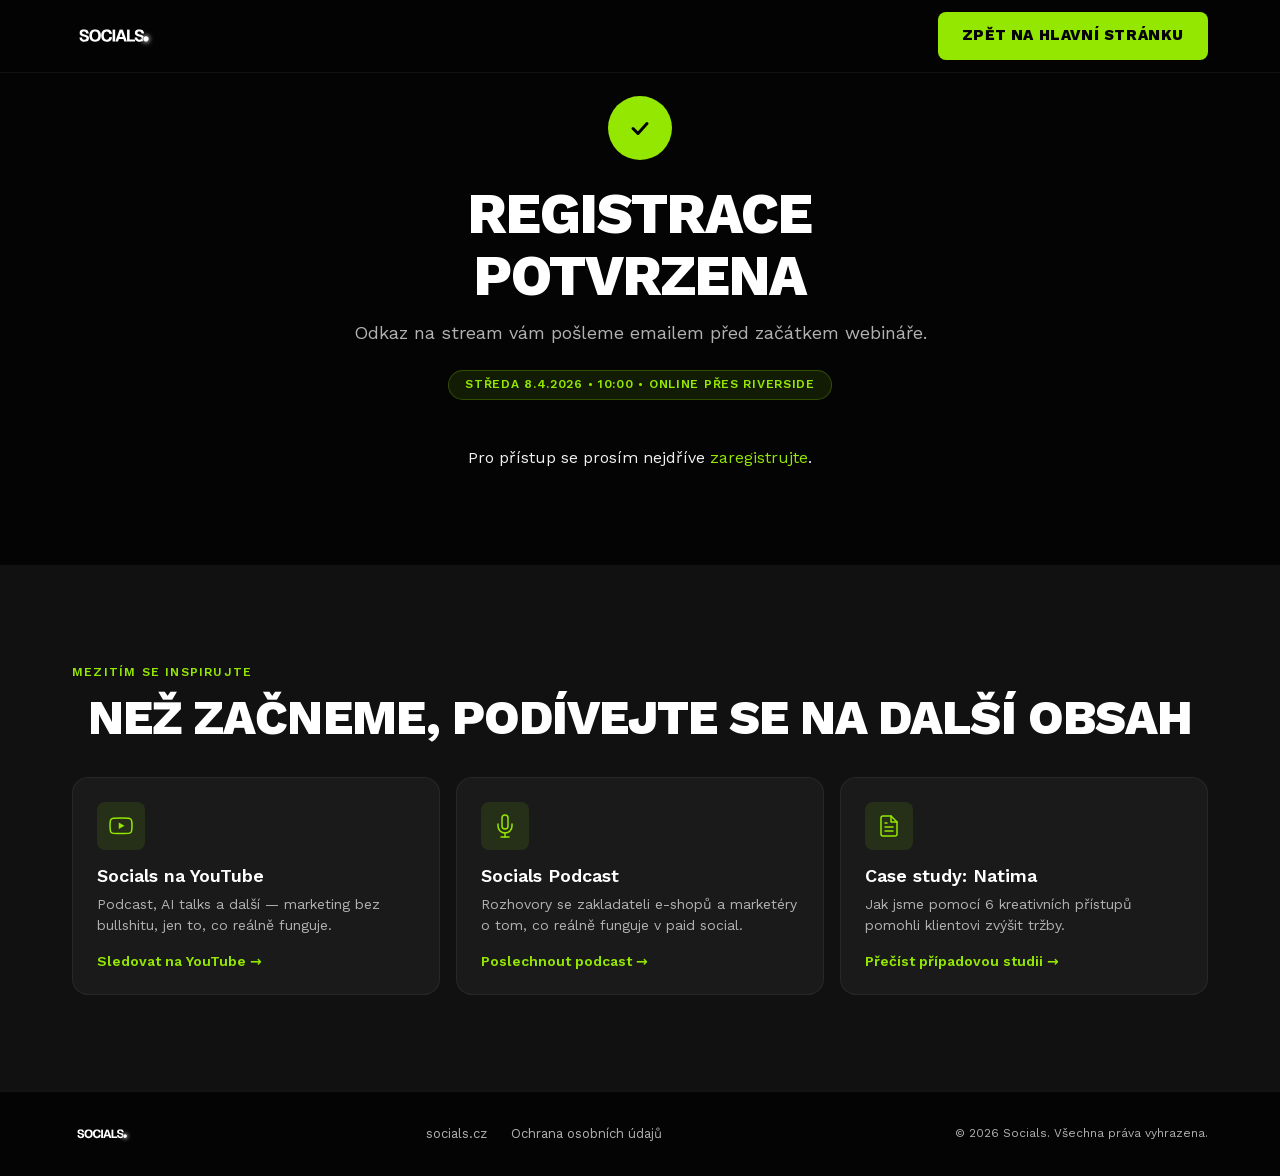
<file: dekujeme.html>
<!DOCTYPE html>
<html lang="cs">
<head>
  <meta charset="UTF-8">
  <meta name="viewport" content="width=device-width, initial-scale=1.0">
  <title>Registrace potvrzena | UGC Webinář — Socials</title>
  <meta name="description" content="Děkujeme za registraci na webinář UGC videa. Odkaz na stream vám přijde emailem.">
  <meta name="robots" content="noindex, nofollow">

  <!-- Favicon -->
  <link rel="icon" href="/favicon.svg" type="image/svg+xml">
  <link rel="icon" href="/favicon.ico" sizes="32x32">
  <link rel="apple-touch-icon" href="/apple-touch-icon.png">

  <!-- Preload critical font (self-hosted) -->
  <link rel="preload" href="fonts/work-sans-latin.woff2" as="font" type="font/woff2" crossorigin>
  <link rel="preload" href="fonts/work-sans-latin-ext.woff2" as="font" type="font/woff2" crossorigin>

  <!-- Cookiebot Consent Banner -->
  <script id="Cookiebot" src="https://consent.cookiebot.com/uc.js" data-cbid="28189135-a400-4497-86e8-4fcba007c3e5" data-blockingmode="auto" type="text/javascript"></script>

  <!-- Styles -->
  <link rel="stylesheet" href="css/styles.css?v=6">

  <!-- Meta Pixel (blocked until marketing consent via Cookiebot) -->
  <script type="text/plain" data-cookieconsent="marketing">
    !function(f,b,e,v,n,t,s)
    {if(f.fbq)return;n=f.fbq=function(){n.callMethod?
    n.callMethod.apply(n,arguments):n.queue.push(arguments)};
    if(!f._fbq)f._fbq=n;n.push=n;n.loaded=!0;n.version='2.0';
    n.queue=[];t=b.createElement(e);t.async=!0;
    t.src=v;s=b.getElementsByTagName(e)[0];
    s.parentNode.insertBefore(t,s)}(window, document,'script',
    'https://connect.facebook.net/en_US/fbevents.js');
    fbq('init', '2287597364836978');
    fbq('track', 'PageView');
  </script>

  <!-- CompleteRegistration event — fires only for verified registrants (see inline script below) -->
</head>
<body>

  <a href="#main-content" class="skip-link">Přeskočit na obsah</a>

  <!-- ====================================================================
       HEADER
       ==================================================================== -->
  <header class="header header--scrolled">
    <div class="container header__inner">
      <a href="/" aria-label="Socials"><img src="images/socials-logo.svg" alt="Socials" class="header__logo"></a>
      <a href="/" class="btn btn--primary">Zpět na hlavní stránku</a>
    </div>
  </header>

  <!-- ====================================================================
       HERO / POTVRZENÍ
       ==================================================================== -->
  <section class="section section--dark thankyou-hero" id="main-content">
    <div class="container">
      <div class="thankyou__content">
        <!-- Animated checkmark icon -->
        <div class="thankyou__icon">
          <svg width="32" height="32" viewBox="0 0 32 32" fill="none">
            <path class="thankyou__check-path" d="M9 16.5L14 21.5L23 11.5" stroke="#040404" stroke-width="3" stroke-linecap="round" stroke-linejoin="round"/>
          </svg>
        </div>

        <h1 class="thankyou__title">Registrace potvrzena</h1>
        <p class="thankyou__subtitle">
          Odkaz na stream vám pošleme emailem před začátkem webináře.
        </p>

        <div class="thankyou__badge">
          Středa 8.4.2026 &bull; 10:00 &bull; Online přes Riverside
        </div>

        <!-- Gated content: visible only after verified registration -->
        <div id="thankyou-gated" style="display:none;">
          <a href="https://riverside.com/studio/socials-advertisings-studio" target="_blank" rel="noopener" class="btn btn--primary thankyou__riverside-btn">
            Připojit se k webináři (Riverside)
          </a>

          <div class="thankyou__calendar">
            <span class="thankyou__calendar-label">Přidat do kalendáře:</span>
            <a href="https://calendar.google.com/calendar/render?action=TEMPLATE&text=UGC+Webin%C3%A1%C5%99+%E2%80%94+Socials&dates=20260408T080000Z/20260408T084500Z&details=UGC:+Kdy+zvy%C5%A1uje+v%C3%BDkon+kampan%C3%AD+a+kdy+je+to+jen+drah%C3%BD+obsah%3F%0ALive+webin%C3%A1%C5%99+od+Socials.%0A%0APřipojit+se:+https://riverside.com/studio/socials-advertisings-studio&location=Online+p%C5%99es+Riverside" target="_blank" rel="noopener" class="thankyou__calendar-link">
              <svg width="14" height="14" viewBox="0 0 24 24" fill="none" stroke="currentColor" stroke-width="2" stroke-linecap="round" stroke-linejoin="round"><rect x="3" y="4" width="18" height="18" rx="2"/><line x1="16" y1="2" x2="16" y2="6"/><line x1="8" y1="2" x2="8" y2="6"/><line x1="3" y1="10" x2="21" y2="10"/></svg>
              Google
            </a>
            <span class="thankyou__calendar-sep">/</span>
            <a href="/webinar.ics" download class="thankyou__calendar-link">
              <svg width="14" height="14" viewBox="0 0 24 24" fill="none" stroke="currentColor" stroke-width="2" stroke-linecap="round" stroke-linejoin="round"><path d="M21 15v4a2 2 0 01-2 2H5a2 2 0 01-2-2v-4"/><polyline points="7 10 12 15 17 10"/><line x1="12" y1="15" x2="12" y2="3"/></svg>
              Apple / Outlook
            </a>
          </div>
        </div>

        <!-- Shown when accessing /dekujeme without registration -->
        <div id="thankyou-noauth" style="display:none;">
          <p style="color:var(--c-muted);margin-top:1.5rem;">Pro přístup se prosím nejdříve <a href="/" style="color:var(--c-primary);">zaregistrujte</a>.</p>
        </div>

        <script>
          (function() {
            var isRegistered = false;
            var alreadyTracked = false;
            var pixelFired = false;
            try {
              isRegistered = sessionStorage.getItem('ugc-registered') === '1';
              // Check if pixel was already fired (prevent duplicate on refresh)
              var trackedAt = parseInt(sessionStorage.getItem('ugc-registered-time'), 10);
              if (trackedAt) {
                // Still within 24h window — show gated content but don't re-fire pixel
                var elapsed = Date.now() - trackedAt;
                if (elapsed < 24 * 60 * 60 * 1000) {
                  isRegistered = true;
                  alreadyTracked = true;
                } else {
                  // Expired — clean up
                  sessionStorage.removeItem('ugc-registered');
                  sessionStorage.removeItem('ugc-registered-time');
                }
              }
            } catch(e) {}

            if (isRegistered) {
              document.getElementById('thankyou-gated').style.display = '';
              // First visit after registration — fire pixel and mark timestamp
              if (!alreadyTracked) {
                try {
                  sessionStorage.removeItem('ugc-registered');
                  sessionStorage.setItem('ugc-registered-time', String(Date.now()));
                } catch(e) {}
                // Fire pixel if consent already given (returning visitor)
                if (typeof fbq === 'function') {
                  fbq('track', 'CompleteRegistration');
                  pixelFired = true;
                }
                // If consent not yet given, fire when user accepts cookies
                if (!pixelFired) {
                  window.addEventListener('CookiebotOnAccept', function() {
                    if (!pixelFired && window.Cookiebot && Cookiebot.consent.marketing && typeof fbq === 'function') {
                      fbq('track', 'CompleteRegistration');
                      pixelFired = true;
                    }
                  });
                }
              }
            } else {
              document.getElementById('thankyou-noauth').style.display = '';
            }
          })();
        </script>
      </div>
    </div>
  </section>

  <!-- ====================================================================
       MEZITÍM SE INSPIRUJTE
       ==================================================================== -->
  <section class="section section--elevated">
    <div class="container">
      <span class="section__label">Mezitím se inspirujte</span>
      <h2 class="section__title text-center mb-4">Než začneme, podívejte se na další obsah</h2>

      <div class="thankyou__resources">
        <a href="https://www.youtube.com/@socials_cz" target="_blank" rel="noopener" class="resource-card">
          <div class="resource-card__icon">
            <svg width="24" height="24" viewBox="0 0 24 24" fill="none" stroke="currentColor" stroke-width="1.5" stroke-linecap="round" stroke-linejoin="round">
              <path d="M22.54 6.42a2.78 2.78 0 00-1.94-2C18.88 4 12 4 12 4s-6.88 0-8.6.46a2.78 2.78 0 00-1.94 2A29 29 0 001 11.75a29 29 0 00.46 5.33A2.78 2.78 0 003.4 19.1c1.72.46 8.6.46 8.6.46s6.88 0 8.6-.46a2.78 2.78 0 001.94-2 29 29 0 00.46-5.25 29 29 0 00-.46-5.43z"/>
              <polygon points="9.75 15.02 15.5 11.75 9.75 8.48 9.75 15.02" fill="currentColor" stroke="none"/>
            </svg>
          </div>
          <h3 class="resource-card__title">Socials na YouTube</h3>
          <p class="resource-card__text">Podcast, AI talks a další — marketing bez bullshitu, jen to, co reálně funguje.</p>
          <span class="resource-card__link">Sledovat na YouTube &rarr;</span>
        </a>

        <a href="https://creators.spotify.com/pod/profile/socialspodcast/" target="_blank" rel="noopener" class="resource-card">
          <div class="resource-card__icon">
            <svg width="24" height="24" viewBox="0 0 24 24" fill="none" stroke="currentColor" stroke-width="1.5" stroke-linecap="round" stroke-linejoin="round">
              <path d="M12 1a3 3 0 00-3 3v8a3 3 0 006 0V4a3 3 0 00-3-3z"/>
              <path d="M19 10v2a7 7 0 01-14 0v-2"/>
              <line x1="12" y1="19" x2="12" y2="23"/>
              <line x1="8" y1="23" x2="16" y2="23"/>
            </svg>
          </div>
          <h3 class="resource-card__title">Socials Podcast</h3>
          <p class="resource-card__text">Rozhovory se zakladateli e-shopů a marketéry o tom, co reálně funguje v paid social.</p>
          <span class="resource-card__link">Poslechnout podcast &rarr;</span>
        </a>

        <a href="https://www.socials.cz/pripadove-studie/natima" target="_blank" rel="noopener" class="resource-card">
          <div class="resource-card__icon">
            <svg width="24" height="24" viewBox="0 0 24 24" fill="none" stroke="currentColor" stroke-width="1.5" stroke-linecap="round" stroke-linejoin="round">
              <path d="M14 2H6a2 2 0 00-2 2v16a2 2 0 002 2h12a2 2 0 002-2V8z"/>
              <polyline points="14 2 14 8 20 8"/>
              <line x1="16" y1="13" x2="8" y2="13"/>
              <line x1="16" y1="17" x2="8" y2="17"/>
              <polyline points="10 9 9 9 8 9"/>
            </svg>
          </div>
          <h3 class="resource-card__title">Case study: Natima</h3>
          <p class="resource-card__text">Jak jsme pomocí 6 kreativních přístupů pomohli klientovi zvýšit tržby.</p>
          <span class="resource-card__link">Přečíst případovou studii &rarr;</span>
        </a>
      </div>
    </div>
  </section>

  <!-- ====================================================================
       FOOTER
       ==================================================================== -->
  <footer class="footer">
    <div class="container footer__inner">
      <a href="https://socials.cz" target="_blank" rel="noopener"><img src="images/socials-logo.svg" alt="Socials" class="footer__logo-img"></a>
      <div class="footer__links">
        <a href="https://socials.cz" target="_blank" rel="noopener">socials.cz</a>
        <a href="https://socials.cz/gdpr" target="_blank" rel="noopener">Ochrana osobních údajů</a>
      </div>
      <p class="footer__copy">&copy; 2026 Socials. Všechna práva vyhrazena.</p>
    </div>
  </footer>

</body>
</html>
</file>
<file: css/styles.css>
/* ==========================================================================
   UGC Webinar Landing Page — Socials Agency
   Mobile-first, performance-optimized
   ========================================================================== */

/* --- Self-hosted Work Sans (variable font, wght 400–800) --- */
/* latin-ext — includes Czech characters (č, ř, ž, ů, etc.) */
@font-face {
  font-family: 'Work Sans';
  font-style: normal;
  font-weight: 400 800;
  font-display: swap;
  src: url(../fonts/work-sans-latin-ext.woff2) format('woff2');
  unicode-range: U+0100-02BA, U+02BD-02C5, U+02C7-02CC, U+02CE-02D7, U+02DD-02FF, U+0304, U+0308, U+0329, U+1D00-1DBF, U+1E00-1E9F, U+1EF2-1EFF, U+2020, U+20A0-20AB, U+20AD-20C0, U+2113, U+2C60-2C7F, U+A720-A7FF;
}
/* latin */
@font-face {
  font-family: 'Work Sans';
  font-style: normal;
  font-weight: 400 800;
  font-display: swap;
  src: url(../fonts/work-sans-latin.woff2) format('woff2');
  unicode-range: U+0000-00FF, U+0131, U+0152-0153, U+02BB-02BC, U+02C6, U+02DA, U+02DC, U+0304, U+0308, U+0329, U+2000-206F, U+20AC, U+2122, U+2191, U+2193, U+2212, U+2215, U+FEFF, U+FFFD;
}

/* --- Reset --- */
*,
*::before,
*::after {
  box-sizing: border-box;
  margin: 0;
  padding: 0;
}

html {
  scroll-behavior: smooth;
  -webkit-text-size-adjust: 100%;
}

body {
  font-family: 'Work Sans', system-ui, -apple-system, sans-serif;
  font-weight: 400;
  font-size: 1rem;
  line-height: 1.3;
  color: #f2f2f2;
  background-color: #040404;
  -webkit-font-smoothing: antialiased;
  -moz-osx-font-smoothing: grayscale;
}

img {
  max-width: 100%;
  height: auto;
  display: block;
}

a {
  color: inherit;
  text-decoration: none;
}

ul, ol {
  list-style: none;
}

button,
input {
  font: inherit;
  border: none;
  outline: none;
  background: none;
  color: inherit;
}

/* --- Custom Properties --- */
:root {
  --c-primary: #94e700;
  --c-primary-light: #b4ee4c;
  --c-primary-dark: #76b800;
  --c-primary-darkest: #2c4500;
  --c-bg: #040404;
  --c-bg-elevated: #111111;
  --c-bg-card: #1a1a1a;
  --c-fg: #f2f2f2;
  --c-fg-muted: #b2b2b2;
  --c-neutral-light: #d8d8d8;
  --c-white: #ffffff;

  --ff-primary: 'Work Sans', system-ui, sans-serif;
  --fw-regular: 400;
  --fw-semibold: 600;
  --fw-extrabold: 800;

  --radius-lg: 16px;
  --radius-md: 12px;
  --radius-sm: 8px;

  --container-max: 1200px;
  --container-px: 1rem;

  --section-py: 4rem;
}

/* --- Typography --- */
h1, h2, h3, h4, h5, h6 {
  font-family: var(--ff-primary);
  font-weight: var(--fw-extrabold);
  text-transform: uppercase;
  letter-spacing: -0.02em;
  line-height: 1.1;
  color: var(--c-white);
}

h1 { font-size: clamp(2rem, 6vw, 3.5rem); }
h2 { font-size: clamp(1.75rem, 5vw, 3rem); }
h3 { font-size: clamp(1.25rem, 3vw, 1.75rem); }
h4 { font-size: 1.25rem; }

/* --- Container --- */
.container {
  width: 100%;
  max-width: var(--container-max);
  margin: 0 auto;
  padding-left: var(--container-px);
  padding-right: var(--container-px);
}

/* --- Section --- */
.section {
  padding-top: var(--section-py);
  padding-bottom: var(--section-py);
}

.section--dark {
  background-color: var(--c-bg);
}

.section--elevated {
  background-color: var(--c-bg-elevated);
}

/* --- Section Header --- */
.section__label {
  display: inline-block;
  font-size: 0.75rem;
  font-weight: var(--fw-semibold);
  text-transform: uppercase;
  letter-spacing: 0.1em;
  color: var(--c-primary);
  margin-bottom: 0.75rem;
}

.section__title {
  margin-bottom: 1rem;
}

.section__subtitle {
  color: var(--c-fg-muted);
  font-size: 1.125rem;
  max-width: 640px;
  line-height: 1.5;
}

.section__note {
  color: var(--c-fg-dim);
  font-size: .875rem;
  max-width: 640px;
  line-height: 1.5;
  font-style: italic;
}

/* ==========================================================================
   1. STICKY HEADER
   ========================================================================== */
.header {
  position: fixed;
  top: 0;
  left: 0;
  right: 0;
  z-index: 100;
  padding: 0.75rem 0;
  transition: background-color 0.3s ease, box-shadow 0.3s ease;
}

.header--scrolled {
  background-color: rgba(4, 4, 4, 0.95);
  box-shadow: 0 1px 0 rgba(255, 255, 255, 0.06);
  backdrop-filter: blur(8px);
  -webkit-backdrop-filter: blur(8px);
}

.header__inner {
  display: flex;
  align-items: center;
  justify-content: space-between;
}

.header__logo {
  height: 28px;
  width: auto;
  filter: brightness(0) invert(1);
}

/* ==========================================================================
   2. HERO
   ========================================================================== */
.hero {
  padding-top: 5rem;
  padding-bottom: var(--section-py);
}

/* Mobile: headline → image → form (vertical) */
.hero__grid {
  display: flex;
  flex-direction: column;
  gap: 1.5rem;
}

.hero__headline { order: 1; }
.hero__image-wrap { order: 2; }
.hero__form-wrap { order: 3; }

.hero__badge {
  display: inline-flex;
  align-items: center;
  gap: 0.5rem;
  background: rgba(148, 231, 0, 0.1);
  border: 1px solid rgba(148, 231, 0, 0.25);
  border-radius: 100px;
  padding: 0.375rem 1rem;
  font-size: 0.75rem;
  font-weight: var(--fw-semibold);
  color: var(--c-primary);
  text-transform: uppercase;
  letter-spacing: 0.06em;
  margin-bottom: 1.25rem;
  width: fit-content;
}

.hero__title {
  margin-bottom: 1.25rem;
}

/* Mobile: hide prefix + subtitle for less text */
.hero__title-prefix {
  display: none;
}

.hero__subtitle {
  display: none;
  color: var(--c-fg-muted);
  font-size: 1.125rem;
  line-height: 1.5;
  margin-bottom: 2rem;
  max-width: 540px;
}

.hero__image-wrap {
  position: relative;
  max-width: 280px;
  margin: 0 auto;
}

.hero__image {
  border-radius: var(--radius-lg);
  width: 100%;
  aspect-ratio: 3 / 4;
  object-fit: cover;
  object-position: top center;
}

.hero__image-overlay {
  position: absolute;
  bottom: 1rem;
  left: 1rem;
  right: 1rem;
  background: rgba(4, 4, 4, 0.85);
  backdrop-filter: blur(8px);
  border-radius: var(--radius-md);
  padding: 0.75rem 1rem;
  display: flex;
  align-items: center;
  gap: 0.75rem;
  border: 1px solid rgba(255, 255, 255, 0.08);
}

.hero__overlay-dot {
  width: 8px;
  height: 8px;
  border-radius: 50%;
  background: var(--c-primary);
  animation: pulse 2s infinite;
}

@keyframes pulse {
  0%, 100% { opacity: 1; }
  50% { opacity: 0.4; }
}

.hero__overlay-text {
  font-size: 0.8125rem;
  color: var(--c-fg-muted);
}

.hero__overlay-text strong {
  color: var(--c-white);
  font-weight: var(--fw-semibold);
}

/* ==========================================================================
   FORM
   ========================================================================== */
.form {
  display: flex;
  flex-direction: column;
  gap: 0.75rem;
  max-width: 480px;
}

.form__row {
  display: flex;
  flex-direction: column;
  gap: 0.75rem;
}

.form__input {
  width: 100%;
  padding: 0.875rem 1rem;
  background: var(--c-bg-card);
  border: 1px solid rgba(255, 255, 255, 0.1);
  border-radius: var(--radius-sm);
  color: var(--c-white);
  font-size: 1rem; /* prevents iOS zoom */
  transition: border-color 0.2s;
}

.form__input::placeholder {
  color: var(--c-fg-muted);
}

.form__input:focus {
  border-color: var(--c-primary);
}

.form__honeypot {
  position: absolute;
  left: -9999px;
  opacity: 0;
  height: 0;
  width: 0;
  overflow: hidden;
}

.form__micro {
  font-size: 0.75rem;
  color: var(--c-fg-muted);
  line-height: 1.5;
}

.form__micro a {
  color: var(--c-fg-muted);
  text-decoration: underline;
  text-underline-offset: 2px;
}

.form__micro a:hover {
  color: var(--c-primary);
}

.form__success {
  display: none;
  padding: 1rem;
  background: rgba(148, 231, 0, 0.1);
  border: 1px solid rgba(148, 231, 0, 0.25);
  border-radius: var(--radius-sm);
  color: var(--c-primary);
  font-weight: var(--fw-semibold);
  text-align: center;
}

.form__success.is-visible {
  display: block;
}

.form__error {
  display: none;
  padding: 0.75rem 1rem;
  background: rgba(255, 60, 60, 0.1);
  border: 1px solid rgba(255, 60, 60, 0.25);
  border-radius: var(--radius-sm);
  color: #ff6b6b;
  font-size: 0.875rem;
}

.form__error.is-visible {
  display: block;
}

/* ==========================================================================
   BUTTONS
   ========================================================================== */
.btn {
  display: inline-flex;
  align-items: center;
  justify-content: center;
  gap: 0.5rem;
  padding: 0.875rem 1.5rem;
  font-family: var(--ff-primary);
  font-weight: var(--fw-extrabold);
  font-size: 0.9375rem;
  text-transform: uppercase;
  letter-spacing: 0.04em;
  border-radius: var(--radius-sm);
  cursor: pointer;
  transition: background-color 0.2s, transform 0.1s;
  min-height: 44px;
  min-width: 44px;
  white-space: nowrap;
}

.btn:active {
  transform: scale(0.98);
}

.btn--primary {
  background-color: var(--c-primary);
  color: var(--c-bg);
}

.btn--primary:hover {
  background-color: var(--c-primary-light);
}

.btn--primary:disabled {
  opacity: 0.6;
  cursor: not-allowed;
}

.btn--outline {
  background: transparent;
  border: 1px solid var(--c-primary);
  color: var(--c-primary);
}

.btn--outline:hover {
  background: rgba(148, 231, 0, 0.1);
}

.btn--full {
  width: 100%;
}

/* ==========================================================================
   3. PAIN POINTS
   ========================================================================== */
.pain-points__grid {
  display: grid;
  gap: 1rem;
}

.pain-card {
  background: var(--c-bg-card);
  border: 1px solid rgba(255, 255, 255, 0.06);
  border-radius: var(--radius-lg);
  padding: 1.5rem;
  transition: border-color 0.2s;
}

.pain-card:hover {
  border-color: rgba(255, 60, 60, 0.3);
}

.pain-card__icon {
  width: 40px;
  height: 40px;
  border-radius: var(--radius-sm);
  background: rgba(255, 60, 60, 0.1);
  display: flex;
  align-items: center;
  justify-content: center;
  font-size: 1.25rem;
  margin-bottom: 1rem;
  color: #ff6b6b;
}

.pain-card__title {
  font-size: 1rem;
  font-weight: var(--fw-semibold);
  color: var(--c-white);
  margin-bottom: 0.5rem;
  text-transform: none;
  letter-spacing: normal;
  line-height: 1.3;
}

.pain-card__text {
  font-size: 0.875rem;
  color: var(--c-fg-muted);
  line-height: 1.5;
}

/* ==========================================================================
   4. TAKEAWAYS
   ========================================================================== */
.takeaways__list {
  display: flex;
  flex-direction: column;
  gap: 1.5rem;
}

.takeaway {
  display: flex;
  gap: 1.25rem;
  align-items: flex-start;
}

.takeaway__number {
  flex-shrink: 0;
  width: 48px;
  height: 48px;
  border-radius: var(--radius-sm);
  background: rgba(148, 231, 0, 0.1);
  color: var(--c-primary);
  font-weight: var(--fw-extrabold);
  font-size: 1.25rem;
  display: flex;
  align-items: center;
  justify-content: center;
}

.takeaway__content {
  flex: 1;
}

.takeaway__title {
  font-size: 1rem;
  font-weight: var(--fw-semibold);
  color: var(--c-white);
  margin-bottom: 0.375rem;
  text-transform: none;
  letter-spacing: normal;
  line-height: 1.3;
}

.takeaway__text {
  font-size: 0.875rem;
  color: var(--c-fg-muted);
  line-height: 1.5;
}

/* ==========================================================================
   5. PERSONAS
   ========================================================================== */
.personas__grid {
  display: grid;
  gap: 1rem;
}

.persona-card {
  background: var(--c-bg-card);
  border: 1px solid rgba(255, 255, 255, 0.06);
  border-radius: var(--radius-lg);
  padding: 1.5rem;
}

.persona-card__icon {
  width: 48px;
  height: 48px;
  border-radius: var(--radius-sm);
  background: rgba(148, 231, 0, 0.1);
  display: flex;
  align-items: center;
  justify-content: center;
  font-size: 1.5rem;
  margin-bottom: 1rem;
}

.persona-card__title {
  font-size: 1.125rem;
  font-weight: var(--fw-semibold);
  color: var(--c-white);
  margin-bottom: 0.5rem;
  text-transform: none;
  letter-spacing: normal;
}

.persona-card__text {
  font-size: 0.875rem;
  color: var(--c-fg-muted);
  line-height: 1.5;
}

.personas__note {
  margin-top: 1.5rem;
  padding: 1rem 1.25rem;
  background: rgba(148, 231, 0, 0.05);
  border-left: 3px solid var(--c-primary);
  border-radius: 0 var(--radius-sm) var(--radius-sm) 0;
  font-size: 0.875rem;
  color: var(--c-fg-muted);
  line-height: 1.5;
}

/* ==========================================================================
   6. SPEAKERS
   ========================================================================== */
.speakers__grid {
  display: grid;
  gap: 1.5rem;
}

.speaker-card {
  background: var(--c-bg-card);
  border: 1px solid rgba(255, 255, 255, 0.06);
  border-radius: var(--radius-lg);
  overflow: hidden;
  position: relative;
}

.speaker-card::before {
  content: '';
  position: absolute;
  top: 0;
  left: 0;
  right: 0;
  height: 4px;
  background: var(--c-primary);
}

.speaker-card__image {
  width: 100%;
  aspect-ratio: 1;
  object-fit: cover;
  object-position: top center;
}

.speaker-card__body {
  padding: 1.5rem;
}

.speaker-card__name {
  font-size: 1.25rem;
  font-weight: var(--fw-extrabold);
  color: var(--c-white);
  margin-bottom: 0.25rem;
  text-transform: none;
  letter-spacing: normal;
}

.speaker-card__role {
  font-size: 0.875rem;
  color: var(--c-primary);
  font-weight: var(--fw-semibold);
  margin-bottom: 0.75rem;
}

.speaker-card__bio {
  font-size: 0.875rem;
  color: var(--c-fg-muted);
  line-height: 1.6;
}

/* ==========================================================================
   VIDEO TEASER (6 ukázek za hero)
   ========================================================================== */
.teaser__grid {
  display: flex;
  gap: 0.75rem;
  overflow-x: auto;
  scroll-snap-type: x mandatory;
  -webkit-overflow-scrolling: touch;
  padding-bottom: 0.5rem;
}

.teaser__caption {
  text-align: center;
  margin-top: 1.25rem;
  font-size: 0.875rem;
}

.teaser__link {
  color: var(--c-primary);
  font-weight: var(--fw-semibold);
  text-decoration: underline;
  text-underline-offset: 3px;
}

.teaser__link:hover {
  color: var(--c-primary-light);
}

/* Smaller video cards for teaser */
.video-card--sm {
  flex: 0 0 55%;
  scroll-snap-align: center;
}

@media (min-width: 768px) {
  .teaser__grid {
    display: grid;
    grid-template-columns: repeat(3, 1fr);
    overflow-x: visible;
    scroll-snap-type: none;
    max-width: 720px;
    margin: 0 auto;
  }

  .video-card--sm {
    flex: none;
  }
}

@media (min-width: 1024px) {
  .teaser__grid {
    grid-template-columns: repeat(6, 1fr);
    max-width: 100%;
  }
}

/* ==========================================================================
   TABS (Video showcase)
   ========================================================================== */
.tabs {
  display: flex;
  justify-content: center;
  gap: 0.5rem;
  margin-bottom: 2rem;
}

.tabs__btn {
  padding: 0.5rem 1.25rem;
  border-radius: 100px;
  font-size: 0.875rem;
  font-weight: var(--fw-semibold);
  color: var(--c-fg-muted);
  background: var(--c-bg-card);
  border: 1px solid rgba(255, 255, 255, 0.08);
  cursor: pointer;
  transition: background-color 0.2s, color 0.2s, border-color 0.2s;
  min-height: 44px;
}

.tabs__btn:hover {
  color: var(--c-white);
  border-color: rgba(255, 255, 255, 0.2);
}

.tabs__btn.is-active {
  background: var(--c-primary);
  color: var(--c-bg);
  border-color: var(--c-primary);
}

.tabs__panel {
  display: none;
}

.tabs__panel.is-active {
  display: block;
}

/* ==========================================================================
   VIDEO SHOWCASE (Ukázky z praxe)
   ========================================================================== */
.videos__grid {
  display: grid;
  gap: 1rem;
  max-width: 900px;
  margin: 0 auto;
}

.video-card {
  position: relative;
  border-radius: var(--radius-lg);
  overflow: hidden;
  background: var(--c-bg);
}

.video-card__badge {
  position: absolute;
  top: 0.75rem;
  left: 0.75rem;
  z-index: 2;
  background: var(--c-primary);
  color: var(--c-bg);
  font-size: 0.6875rem;
  font-weight: var(--fw-extrabold);
  text-transform: uppercase;
  letter-spacing: 0.08em;
  padding: 0.25rem 0.625rem;
  border-radius: 100px;
}

.video-card__badge--ai {
  background: transparent;
  color: var(--c-primary);
  border: 1.5px solid var(--c-primary);
}

.video-card__video {
  width: 100%;
  height: auto;
  display: block;
  aspect-ratio: 9 / 16;
  object-fit: cover;
}

.videos__caption {
  text-align: center;
  font-size: 0.8125rem;
  color: var(--c-fg-muted);
  margin-top: 1.25rem;
}

/* Mobile: horizontal scroll */
@media (max-width: 767px) {
  .videos__grid {
    display: flex;
    gap: 0.75rem;
    overflow-x: auto;
    scroll-snap-type: x mandatory;
    -webkit-overflow-scrolling: touch;
    padding-bottom: 0.5rem;
  }

  .video-card {
    flex: 0 0 65%;
    scroll-snap-align: center;
  }
}

/* Tablet+ : 3 columns */
@media (min-width: 768px) {
  .videos__grid {
    grid-template-columns: repeat(3, 1fr);
  }

  .videos__grid--4 {
    grid-template-columns: repeat(4, 1fr);
    max-width: 100%;
  }

  .videos__grid--5 {
    grid-template-columns: repeat(3, 1fr);
    max-width: 100%;
  }
}

@media (min-width: 1024px) {
  .videos__grid--5 {
    grid-template-columns: repeat(5, 1fr);
  }
}

/* ==========================================================================
   7. BONUS (PLAYBOOK)
   ========================================================================== */
.bonus {
  position: relative;
  overflow: hidden;
}

.bonus__card {
  background: var(--c-bg-card);
  border: 2px solid var(--c-primary);
  border-radius: var(--radius-lg);
  padding: 2rem 1.5rem;
  position: relative;
}

.bonus__grid {
  display: grid;
  gap: 2rem;
  align-items: center;
}

.bonus__badge {
  display: inline-flex;
  align-items: center;
  gap: 0.375rem;
  background: var(--c-primary);
  color: var(--c-bg);
  font-size: 0.6875rem;
  font-weight: var(--fw-extrabold);
  text-transform: uppercase;
  letter-spacing: 0.08em;
  padding: 0.25rem 0.75rem;
  border-radius: 100px;
  margin-bottom: 1rem;
}

.bonus__title {
  margin-bottom: 0.75rem;
}

.bonus__text {
  color: var(--c-fg-muted);
  font-size: 0.9375rem;
  line-height: 1.5;
  margin-bottom: 1.25rem;
}

.bonus__list {
  display: flex;
  flex-direction: column;
  gap: 0.625rem;
  margin-bottom: 1.5rem;
}

.bonus__list-item {
  display: flex;
  align-items: flex-start;
  gap: 0.625rem;
  font-size: 0.9375rem;
  color: var(--c-fg);
  line-height: 1.4;
}

.bonus__list-item::before {
  content: '';
  flex-shrink: 0;
  width: 20px;
  height: 20px;
  margin-top: 0.125rem;
  background: var(--c-primary);
  border-radius: 50%;
  /* checkmark via CSS */
  background-image: url("data:image/svg+xml,%3Csvg viewBox='0 0 20 20' fill='%23040404' xmlns='http://www.w3.org/2000/svg'%3E%3Cpath d='M8.5 13.3L5.7 10.5l-1 1L8.5 15.3l7.5-7.5-1-1L8.5 13.3z'/%3E%3C/svg%3E");
}

.bonus__condition {
  font-size: 0.8125rem;
  color: var(--c-fg-muted);
  padding: 0.75rem 1rem;
  background: rgba(148, 231, 0, 0.06);
  border-radius: var(--radius-sm);
  line-height: 1.4;
}

.bonus__mockup-wrap {
  display: flex;
  justify-content: center;
}

/* --- Playbook Cover Mockup --- */
.playbook-cover {
  width: 260px;
  border-radius: var(--radius-md);
  overflow: hidden;
  background: #0d0d0d;
  border: 1px solid rgba(148, 231, 0, 0.15);
  box-shadow:
    0 24px 48px rgba(0, 0, 0, 0.5),
    0 0 0 1px rgba(148, 231, 0, 0.08);
  display: flex;
  flex-direction: column;
}

.playbook-cover__header {
  background: var(--c-primary);
  padding: 1rem 1.25rem;
  display: flex;
  align-items: center;
}

.playbook-cover__logo {
  height: 14px;
  width: auto;
  filter: brightness(0);
}

.playbook-cover__body {
  padding: 1.5rem 1.25rem 1rem;
  flex: 1;
}

.playbook-cover__label {
  display: block;
  font-size: 0.5625rem;
  font-weight: var(--fw-semibold);
  text-transform: uppercase;
  letter-spacing: 0.12em;
  color: var(--c-primary);
  margin-bottom: 0.75rem;
}

.playbook-cover__title {
  font-size: 1.75rem;
  font-weight: var(--fw-extrabold);
  line-height: 1;
  letter-spacing: -0.02em;
  text-transform: uppercase;
  color: var(--c-white);
  margin-bottom: 0.625rem;
}

.playbook-cover__subtitle {
  font-size: 0.6875rem;
  color: var(--c-fg-muted);
  line-height: 1.4;
  margin-bottom: 1.25rem;
}

.playbook-cover__toc {
  display: flex;
  flex-direction: column;
  gap: 0.5rem;
  border-top: 1px solid rgba(255, 255, 255, 0.06);
  padding-top: 1rem;
}

.playbook-cover__toc-item {
  display: flex;
  align-items: baseline;
  gap: 0.5rem;
}

.playbook-cover__toc-num {
  font-size: 0.625rem;
  font-weight: var(--fw-extrabold);
  color: var(--c-primary);
  flex-shrink: 0;
  width: 1.25rem;
}

.playbook-cover__toc-text {
  font-size: 0.625rem;
  color: rgba(255, 255, 255, 0.65);
  line-height: 1.3;
}

.playbook-cover__footer {
  padding: 0.75rem 1.25rem;
  border-top: 1px solid rgba(255, 255, 255, 0.06);
  display: flex;
  justify-content: space-between;
  align-items: center;
}

.playbook-cover__year {
  font-size: 0.625rem;
  font-weight: var(--fw-extrabold);
  color: rgba(255, 255, 255, 0.3);
  letter-spacing: 0.1em;
}

.playbook-cover__by {
  font-size: 0.625rem;
  font-weight: var(--fw-semibold);
  color: var(--c-primary);
  text-transform: uppercase;
  letter-spacing: 0.08em;
}

/* ==========================================================================
   8. SOCIAL PROOF
   ========================================================================== */
.social-proof__bar {
  display: flex;
  flex-wrap: wrap;
  justify-content: center;
  gap: 1.5rem 2.5rem;
  padding: 1.5rem 0;
  margin-bottom: 2rem;
}

.social-proof__stat {
  text-align: center;
}

.social-proof__stat-value {
  font-size: 1.5rem;
  font-weight: var(--fw-extrabold);
  color: var(--c-primary);
}

.social-proof__stat-label {
  font-size: 0.8125rem;
  color: var(--c-fg-muted);
  margin-top: 0.125rem;
}

.social-proof__stat-link {
  text-decoration: none;
  color: inherit;
  transition: opacity 0.2s;
}

.social-proof__stat-link:hover {
  opacity: 0.8;
}

.social-proof__stat-link .social-proof__stat-label {
  text-decoration: underline;
  text-underline-offset: 2px;
}

.social-proof__logos {
  display: flex;
  flex-wrap: wrap;
  justify-content: center;
  align-items: center;
  gap: 2rem;
  opacity: 0.5;
  margin-bottom: 2rem;
}

.social-proof__logos img {
  height: 24px;
  width: auto;
}

.testimonial {
  max-width: 640px;
  margin: 0 auto;
  text-align: center;
}

.testimonial__quote {
  font-size: 1.125rem;
  color: var(--c-fg);
  line-height: 1.6;
  font-style: italic;
  margin-bottom: 0.75rem;
}

.testimonial__quote::before {
  content: '\201E';
}

.testimonial__quote::after {
  content: '\201C';
}

.testimonial__author {
  font-size: 0.8125rem;
  color: var(--c-fg-muted);
}

/* ==========================================================================
   9. FAQ
   ========================================================================== */
.faq__list {
  max-width: 720px;
  margin: 0 auto;
  display: flex;
  flex-direction: column;
  gap: 0;
}

.faq-item {
  border-bottom: 1px solid rgba(255, 255, 255, 0.08);
}

.faq-item__question {
  width: 100%;
  display: flex;
  align-items: center;
  justify-content: space-between;
  gap: 1rem;
  padding: 1.25rem 0;
  font-size: 1rem;
  font-weight: var(--fw-semibold);
  color: var(--c-white);
  cursor: pointer;
  text-align: left;
  min-height: 44px;
  transition: color 0.2s;
}

.faq-item__question:hover {
  color: var(--c-primary);
}

.faq-item__icon {
  flex-shrink: 0;
  width: 24px;
  height: 24px;
  transition: transform 0.3s;
}

.faq-item__icon svg {
  width: 24px;
  height: 24px;
  stroke: currentColor;
  fill: none;
  stroke-width: 2;
}

.faq-item.is-open .faq-item__icon {
  transform: rotate(45deg);
}

.faq-item__answer {
  max-height: 0;
  overflow: hidden;
  transition: max-height 0.3s ease;
}

.faq-item__answer-inner {
  padding-bottom: 1.25rem;
  font-size: 0.9375rem;
  color: var(--c-fg-muted);
  line-height: 1.6;
}

/* ==========================================================================
   10. FINAL CTA
   ========================================================================== */
.final-cta {
  text-align: center;
}

.final-cta .section__subtitle {
  margin-left: auto;
  margin-right: auto;
}

.countdown {
  display: flex;
  justify-content: center;
  gap: 0.75rem;
  margin-bottom: 2rem;
}

.countdown__block {
  background: var(--c-bg-card);
  border: 1px solid rgba(255, 255, 255, 0.08);
  border-radius: var(--radius-sm);
  padding: 0.75rem 1rem;
  min-width: 64px;
  text-align: center;
}

.countdown__value {
  font-size: 1.75rem;
  font-weight: var(--fw-extrabold);
  color: var(--c-primary);
  line-height: 1;
}

.countdown__label {
  font-size: 0.6875rem;
  color: var(--c-fg-muted);
  text-transform: uppercase;
  letter-spacing: 0.06em;
  margin-top: 0.25rem;
}

.final-cta__info {
  font-size: 1.125rem;
  color: var(--c-fg-muted);
  margin-bottom: 2rem;
}

.final-cta__info strong {
  color: var(--c-white);
}

.final-cta .form {
  margin: 0 auto;
}

.final-cta__expired {
  display: none;
  padding: 2rem;
  text-align: center;
}

.final-cta__expired.is-visible {
  display: block;
}

.final-cta__expired-text {
  font-size: 1.25rem;
  color: var(--c-fg-muted);
}

/* ==========================================================================
   MID CTA
   ========================================================================== */
.mid-cta {
  text-align: center;
}

.mid-cta .form {
  margin: 0 auto;
}

/* ==========================================================================
   11. FOOTER
   ========================================================================== */
.footer {
  padding: 2rem 0;
  border-top: 1px solid rgba(255, 255, 255, 0.06);
}

.footer__inner {
  display: flex;
  flex-direction: column;
  align-items: center;
  gap: 1rem;
  text-align: center;
}

.footer__logo-img {
  height: 20px;
  width: auto;
  filter: brightness(0) invert(1);
}

.footer__links {
  display: flex;
  gap: 1.5rem;
  font-size: 0.8125rem;
  color: var(--c-fg-muted);
}

.footer__links a:hover {
  color: var(--c-primary);
}

.footer__copy {
  font-size: 0.75rem;
  color: var(--c-fg-muted);
}

/* ==========================================================================
   STICKY MOBILE CTA
   ========================================================================== */
.sticky-cta {
  position: fixed;
  bottom: 0;
  left: 0;
  right: 0;
  z-index: 90;
  padding: 0.75rem var(--container-px);
  background: rgba(4, 4, 4, 0.95);
  backdrop-filter: blur(8px);
  -webkit-backdrop-filter: blur(8px);
  border-top: 1px solid rgba(255, 255, 255, 0.08);
  transform: translateY(100%);
  transition: transform 0.3s ease;
}

.sticky-cta.is-visible {
  transform: translateY(0);
}

/* ==========================================================================
   RESPONSIVE — Tablet (768px+)
   ========================================================================== */
@media (min-width: 768px) {
  :root {
    --container-px: 2rem;
    --section-py: 5rem;
  }

  .form__row {
    flex-direction: row;
  }

  .pain-points__grid {
    grid-template-columns: repeat(2, 1fr);
  }

  .personas__grid {
    grid-template-columns: repeat(3, 1fr);
  }

  .speakers__grid {
    grid-template-columns: repeat(2, 1fr);
  }

  .bonus__grid {
    grid-template-columns: 1fr 280px;
  }

  .bonus__card {
    padding: 2.5rem;
  }

  .countdown__block {
    padding: 1rem 1.5rem;
    min-width: 80px;
  }

  .countdown__value {
    font-size: 2.25rem;
  }

  .sticky-cta {
    display: none;
  }
}

/* ==========================================================================
   RESPONSIVE — Desktop (1024px+)
   ========================================================================== */
@media (min-width: 1024px) {
  :root {
    --section-py: 6rem;
  }

  .hero__grid {
    display: grid;
    grid-template-columns: 1fr 400px;
    grid-template-rows: auto auto;
    gap: 1rem 4rem;
  }

  .hero__headline {
    grid-column: 1;
    grid-row: 1;
    order: unset;
    align-self: end;
  }

  .hero__image-wrap {
    grid-column: 2;
    grid-row: 1 / 3;
    order: unset;
  }

  .hero__form-wrap {
    grid-column: 1;
    grid-row: 2;
    order: unset;
    align-self: start;
  }

  .hero__title-prefix {
    display: inline;
  }

  .hero__subtitle {
    display: block;
  }

  .hero {
    min-height: 100svh;
    display: flex;
    align-items: center;
  }

  .hero__image-wrap {
    max-width: 420px;
  }

  .pain-points__grid {
    grid-template-columns: repeat(3, 1fr);
  }

  .pain-points__grid .pain-card:nth-child(4),
  .pain-points__grid .pain-card:nth-child(5) {
    /* last 2 cards centered in a row of 3 */
  }

  .speakers__grid {
    max-width: 720px;
    margin-left: auto;
    margin-right: auto;
  }

  .bonus__grid {
    grid-template-columns: 1fr 320px;
  }

  .footer__inner {
    flex-direction: row;
    justify-content: space-between;
    text-align: left;
  }
}

/* ==========================================================================
   THANK-YOU PAGE
   ========================================================================== */
.thankyou-hero {
  padding-top: 6rem;
}

.thankyou__content {
  display: flex;
  flex-direction: column;
  align-items: center;
  text-align: center;
  max-width: 600px;
  margin: 0 auto;
}

.thankyou__icon {
  width: 64px;
  height: 64px;
  border-radius: 50%;
  background: var(--c-primary);
  display: flex;
  align-items: center;
  justify-content: center;
  margin-bottom: 1.5rem;
  animation: iconPop 0.4s ease-out;
}

@keyframes iconPop {
  0% { transform: scale(0); opacity: 0; }
  70% { transform: scale(1.15); }
  100% { transform: scale(1); opacity: 1; }
}

.thankyou__check-path {
  stroke-dasharray: 28;
  stroke-dashoffset: 28;
  animation: checkDraw 0.4s ease-out 0.3s forwards;
}

@keyframes checkDraw {
  to { stroke-dashoffset: 0; }
}

.thankyou__title {
  margin-bottom: 0.75rem;
}

.thankyou__subtitle {
  color: var(--c-fg-muted);
  font-size: 1.125rem;
  line-height: 1.5;
  margin-bottom: 1.5rem;
}

.thankyou__badge {
  display: inline-flex;
  align-items: center;
  gap: 0.5rem;
  background: rgba(148, 231, 0, 0.1);
  border: 1px solid rgba(148, 231, 0, 0.25);
  border-radius: 100px;
  padding: 0.375rem 1rem;
  font-size: 0.75rem;
  font-weight: var(--fw-semibold);
  color: var(--c-primary);
  text-transform: uppercase;
  letter-spacing: 0.06em;
  margin-bottom: 1.5rem;
}

.thankyou__riverside-btn {
  margin-bottom: 2rem;
}

.thankyou__calendar {
  display: flex;
  flex-wrap: wrap;
  align-items: center;
  justify-content: center;
  gap: 0.25rem 0.5rem;
  font-size: 0.8125rem;
  color: var(--c-fg-muted);
}

.thankyou__calendar-label {
  color: var(--c-fg-muted);
}

.thankyou__calendar-link {
  display: inline-flex;
  align-items: center;
  gap: 0.25rem;
  color: var(--c-primary);
  font-weight: var(--fw-semibold);
  text-decoration: underline;
  text-underline-offset: 2px;
  transition: color 0.2s;
  padding: 0.375rem 0;
  min-height: 44px;
}

.thankyou__calendar-link:hover {
  color: var(--c-primary-light);
}

.thankyou__calendar-sep {
  color: rgba(255, 255, 255, 0.2);
}

/* --- Resource Cards --- */
.thankyou__resources {
  display: grid;
  gap: 1rem;
}

.resource-card {
  display: flex;
  flex-direction: column;
  background: var(--c-bg-card);
  border: 1px solid rgba(255, 255, 255, 0.06);
  border-radius: var(--radius-lg);
  padding: 1.5rem;
  transition: border-color 0.2s;
}

.resource-card:hover {
  border-color: rgba(148, 231, 0, 0.3);
}

.resource-card__icon {
  width: 48px;
  height: 48px;
  border-radius: var(--radius-sm);
  background: rgba(148, 231, 0, 0.1);
  display: flex;
  align-items: center;
  justify-content: center;
  color: var(--c-primary);
  margin-bottom: 1rem;
}

.resource-card__title {
  font-size: 1.125rem;
  font-weight: var(--fw-semibold);
  color: var(--c-white);
  margin-bottom: 0.5rem;
  text-transform: none;
  letter-spacing: normal;
}

.resource-card__text {
  font-size: 0.875rem;
  color: var(--c-fg-muted);
  line-height: 1.5;
  margin-bottom: 1rem;
  flex: 1;
}

.resource-card__link {
  font-size: 0.875rem;
  font-weight: var(--fw-semibold);
  color: var(--c-primary);
}

.resource-card:hover .resource-card__link {
  color: var(--c-primary-light);
}

@media (min-width: 768px) {
  .thankyou__resources {
    grid-template-columns: repeat(3, 1fr);
  }
}

/* ==========================================================================
   FOCUS-VISIBLE (Accessibility)
   ========================================================================== */
.btn:focus-visible {
  outline: 2px solid var(--c-primary);
  outline-offset: 2px;
}

.form__input:focus-visible {
  border-color: var(--c-primary);
  outline: 2px solid var(--c-primary);
  outline-offset: -2px;
}

.tabs__btn:focus-visible {
  outline: 2px solid var(--c-primary);
  outline-offset: 2px;
}

.faq-item__question:focus-visible {
  outline: 2px solid var(--c-primary);
  outline-offset: 2px;
}

a:focus-visible {
  outline: 2px solid var(--c-primary);
  outline-offset: 2px;
}

/* ==========================================================================
   SKIP LINK (Accessibility)
   ========================================================================== */
.skip-link {
  position: absolute;
  top: -100%;
  left: 1rem;
  z-index: 200;
  padding: 0.75rem 1.5rem;
  background: var(--c-primary);
  color: var(--c-bg);
  font-weight: var(--fw-extrabold);
  font-size: 0.875rem;
  text-transform: uppercase;
  letter-spacing: 0.04em;
  border-radius: var(--radius-sm);
  text-decoration: none;
  transition: top 0.2s;
}

.skip-link:focus {
  top: 1rem;
}

/* ==========================================================================
   UTILITIES
   ========================================================================== */
.sr-only {
  position: absolute;
  width: 1px;
  height: 1px;
  padding: 0;
  margin: -1px;
  overflow: hidden;
  clip: rect(0, 0, 0, 0);
  white-space: nowrap;
  border-width: 0;
}

.text-green {
  color: var(--c-primary);
}

.text-center {
  text-align: center;
}

.mb-0 { margin-bottom: 0; }
.mb-1 { margin-bottom: 0.5rem; }
.mb-2 { margin-bottom: 1rem; }
.mb-3 { margin-bottom: 1.5rem; }
.mb-4 { margin-bottom: 2rem; }

/* ==========================================================================
   PRINT STYLESHEET
   ========================================================================== */
@media print {
  *,
  *::before,
  *::after {
    background: transparent !important;
    color: #000 !important;
    box-shadow: none !important;
  }

  body {
    font-size: 12pt;
    line-height: 1.5;
  }

  .header,
  .sticky-cta,
  .countdown,
  .skip-link,
  video,
  .video-card,
  .teaser__grid,
  .videos__grid,
  .tabs,
  .form,
  .btn,
  .mid-cta,
  .final-cta,
  .hero__image-overlay {
    display: none !important;
  }

  .section {
    padding: 1rem 0;
    break-inside: avoid;
  }

  .hero {
    min-height: auto !important;
    padding-top: 0;
  }

  a[href]::after {
    content: " (" attr(href) ")";
    font-size: 0.8em;
    color: #555 !important;
  }

  a[href^="#"]::after,
  a[href^="javascript"]::after {
    content: "";
  }
}
</file>
